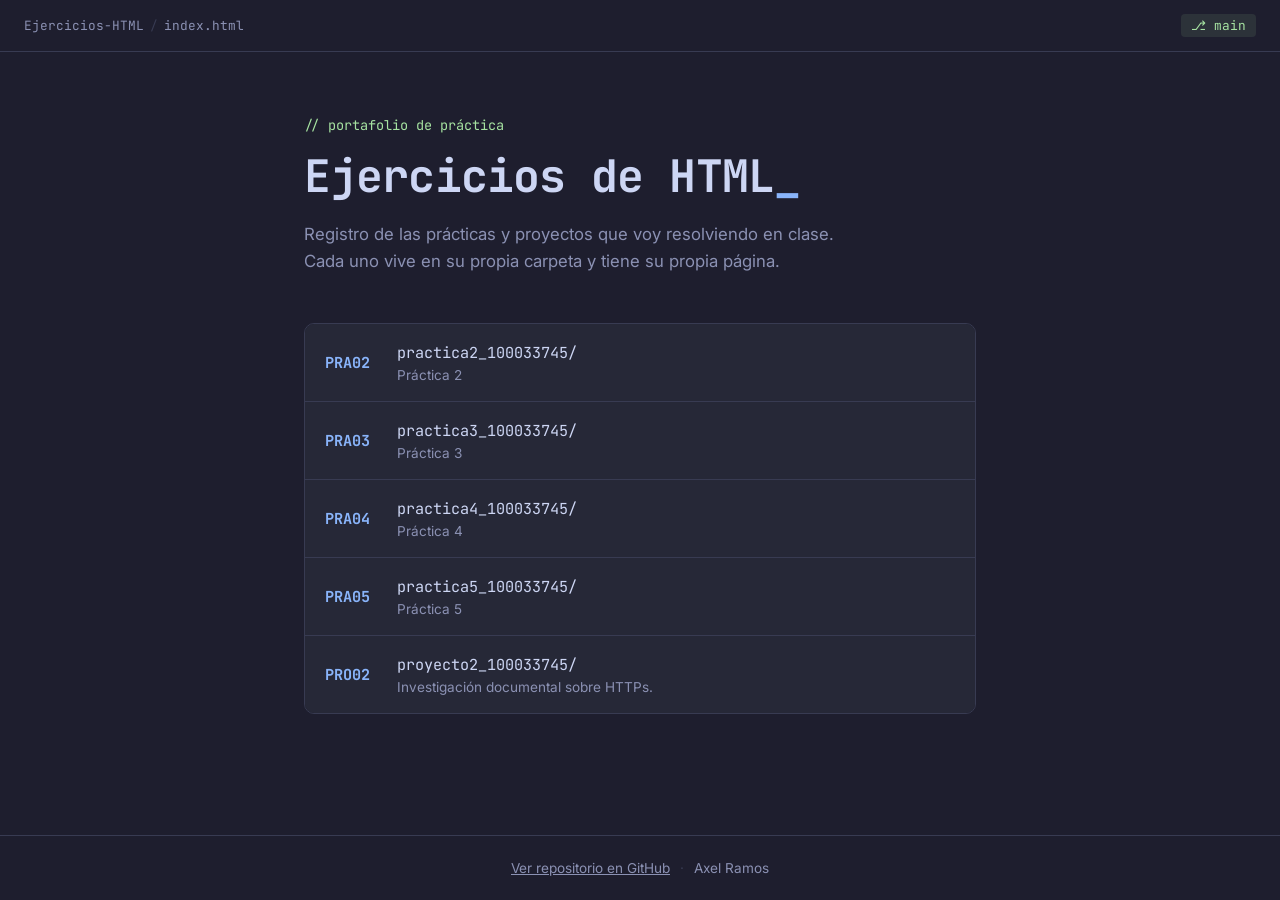
<file: index.html>
<!DOCTYPE html>
<html lang="es">
<head>
<meta charset="UTF-8">
<meta name="viewport" content="width=device-width, initial-scale=1.0">
<title>Ejercicios de HTML — Axel Ramos</title>
<link rel="preconnect" href="https://fonts.googleapis.com">
<link rel="preconnect" href="https://fonts.gstatic.com" crossorigin>
<link href="https://fonts.googleapis.com/css2?family=JetBrains+Mono:wght@400;500;700&family=Inter:wght@400;500;600&display=swap" rel="stylesheet">
<style>
  :root {
    --bg: #1e1e2e;
    --surface: #262837;
    --surface-hover: #2c2f42;
    --border: #383b52;
    --text: #cdd6f4;
    --text-muted: #8b91b3;
    --accent-blue: #89b4fa;
    --accent-green: #a6e3a1;
    --mono: 'JetBrains Mono', 'Courier New', monospace;
    --sans: 'Inter', system-ui, -apple-system, sans-serif;
  }

  * { box-sizing: border-box; }

  body {
    margin: 0;
    background: var(--bg);
    color: var(--text);
    font-family: var(--sans);
    min-height: 100vh;
    display: flex;
    flex-direction: column;
  }

  /* Barra superior estilo editor de código */
  .topbar {
    display: flex;
    justify-content: space-between;
    align-items: center;
    padding: 14px 24px;
    border-bottom: 1px solid var(--border);
    font-family: var(--mono);
    font-size: 0.8rem;
    color: var(--text-muted);
  }

  .topbar__path .topbar__sep { color: var(--border); margin: 0 6px; }

  .topbar__branch {
    color: var(--accent-green);
    background: rgba(166, 227, 161, 0.1);
    padding: 3px 10px;
    border-radius: 4px;
  }

  main {
    flex: 1;
    max-width: 720px;
    width: 100%;
    margin: 0 auto;
    padding: 64px 24px 40px;
  }

  .hero__eyebrow {
    font-family: var(--mono);
    color: var(--accent-green);
    font-size: 0.85rem;
    margin: 0 0 12px;
  }

  .hero__title {
    font-family: var(--mono);
    font-weight: 700;
    font-size: clamp(2rem, 6vw, 2.8rem);
    margin: 0 0 16px;
    letter-spacing: -0.02em;
  }

  .cursor {
    color: var(--accent-blue);
    animation: blink 1.1s steps(1) infinite;
  }

  @keyframes blink {
    50% { opacity: 0; }
  }

  .hero__subtitle {
    color: var(--text-muted);
    font-size: 1.05rem;
    line-height: 1.6;
    max-width: 52ch;
    margin: 0 0 48px;
  }

  .tasks__list {
    list-style: none;
    margin: 0;
    padding: 0;
    border: 1px solid var(--border);
    border-radius: 10px;
    overflow: hidden;
  }

  .task + .task { border-top: 1px solid var(--border); }

  .task__link {
    display: flex;
    align-items: center;
    gap: 18px;
    padding: 18px 20px;
    text-decoration: none;
    color: var(--text);
    background: var(--surface);
    transition: background 0.15s ease;
  }

  .task__link:hover,
  .task__link:focus-visible {
    background: var(--surface-hover);
  }

  .task__link:focus-visible {
    outline: 2px solid var(--accent-blue);
    outline-offset: -2px;
  }

  .task__index {
    font-family: var(--mono);
    font-weight: 700;
    font-size: 0.95rem;
    color: var(--accent-blue);
    min-width: 54px;
  }

  .task__body {
    display: flex;
    flex-direction: column;
    gap: 4px;
    flex: 1;
  }

  .task__label {
    font-family: var(--mono);
    font-size: 0.95rem;
    color: var(--text);
  }

  .task__desc {
    font-size: 0.85rem;
    color: var(--text-muted);
  }

  .task__go {
    font-family: var(--mono);
    font-size: 0.8rem;
    color: var(--accent-green);
    opacity: 0;
    transform: translateX(-4px);
    transition: opacity 0.15s ease, transform 0.15s ease;
    white-space: nowrap;
  }

  .task__link:hover .task__go,
  .task__link:focus-visible .task__go {
    opacity: 1;
    transform: translateX(0);
  }

  .footer {
    display: flex;
    justify-content: center;
    gap: 10px;
    align-items: center;
    padding: 24px;
    font-size: 0.85rem;
    color: var(--text-muted);
    border-top: 1px solid var(--border);
  }

  .footer__link { color: var(--text-muted); }
  .footer__link:hover { color: var(--accent-blue); }
  .footer__dot { color: var(--border); }

  @media (prefers-reduced-motion: reduce) {
    .cursor { animation: none; }
  }

  @media (max-width: 480px) {
    .topbar { font-size: 0.7rem; padding: 12px 16px; }
    main { padding: 40px 16px 32px; }
    .task__link { padding: 14px 16px; gap: 12px; }
    .task__go { display: none; }
  }
</style>
</head>
<body>

<header class="topbar">
  <span class="topbar__path">Ejercicios-HTML<span class="topbar__sep">/</span>index.html</span>
  <span class="topbar__branch">⎇ main</span>
</header>

<main>
  <section class="hero">
    <p class="hero__eyebrow">// portafolio de práctica</p>
    <h1 class="hero__title">Ejercicios de HTML<span class="cursor">_</span></h1>
    <p class="hero__subtitle">
      Registro de las prácticas y proyectos que voy resolviendo en clase. Cada uno vive en su propia carpeta y tiene su propia página.
    </p>
  </section>

  <section class="tasks" aria-label="Lista de prácticas y proyectos">
    <!-- Este bloque se genera automáticamente con scripts/generate-index.js. No lo edites a mano: se sobreescribe con cada push. -->
    <ol class="tasks__list">
      <!-- PRACTICAS:START -->
      <li class="task">
        <a class="task__link" href="practica2_100033745/">
          <span class="task__index">PRA02</span>
          <span class="task__body">
            <span class="task__label">practica2_100033745/</span>
            <span class="task__desc">Práctica 2</span>
          </span>
          <span class="task__go">abrir →</span>
        </a>
      </li>
      <li class="task">
        <a class="task__link" href="practica3_100033745/">
          <span class="task__index">PRA03</span>
          <span class="task__body">
            <span class="task__label">practica3_100033745/</span>
            <span class="task__desc">Práctica 3</span>
          </span>
          <span class="task__go">abrir →</span>
        </a>
      </li>
      <li class="task">
        <a class="task__link" href="practica4_100033745/">
          <span class="task__index">PRA04</span>
          <span class="task__body">
            <span class="task__label">practica4_100033745/</span>
            <span class="task__desc">Práctica 4</span>
          </span>
          <span class="task__go">abrir →</span>
        </a>
      </li>
      <li class="task">
        <a class="task__link" href="practica5_100033745/">
          <span class="task__index">PRA05</span>
          <span class="task__body">
            <span class="task__label">practica5_100033745/</span>
            <span class="task__desc">Práctica 5</span>
          </span>
          <span class="task__go">abrir →</span>
        </a>
      </li>
      <li class="task">
        <a class="task__link" href="proyecto2_100033745/">
          <span class="task__index">PRO02</span>
          <span class="task__body">
            <span class="task__label">proyecto2_100033745/</span>
            <span class="task__desc">Investigación documental sobre HTTPs.</span>
          </span>
          <span class="task__go">abrir →</span>
        </a>
      </li>
<!-- PRACTICAS:END -->
    </ol>
  </section>
</main>

<footer class="footer">
  <a class="footer__link" href="https://github.com/axelramos54/Ejercicios-HTML">Ver repositorio en GitHub</a>
  <span class="footer__dot">·</span>
  <span>Axel Ramos</span>
</footer>

</body>
</html>
</file>
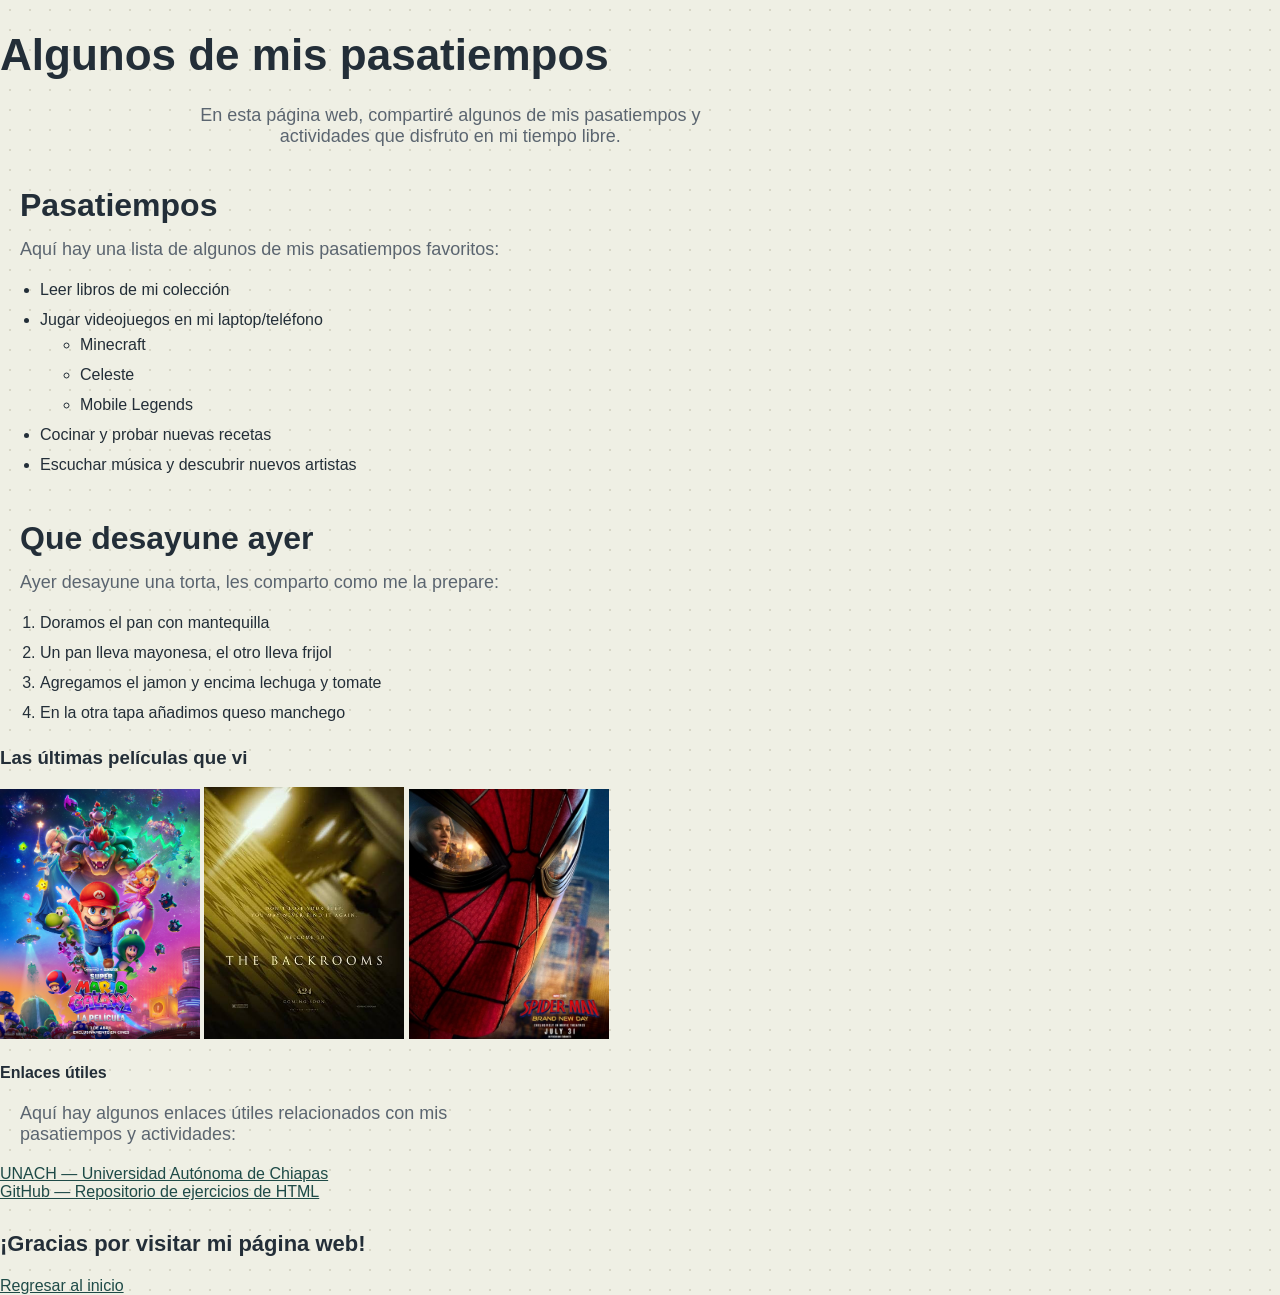
<file: practica2_100033745/index.html>
<!DOCTYPE html>
<html lang="en">
<head>
    <!-- Enlace a otro archivo CSS/ Establece el estilo de la página -->
    <link rel="stylesheet" href="styles.css">

    <!-- Enlace a otro archivo /Establece el icono de la página -->
    <link rel="icon" href="favicon.ico">

    <meta charset="UTF-8">
    <meta name="viewport" content="width=device-width, initial-scale=1.0">

    <!-- Título de la página -->
    <title class="text">Práctica 2 - Listas imágenes e hipervínculos en HTML</title>
</head>

<!-- Contenido de la página -->
<body>
    <!-- Encabezado de la página -->
    <h1 class="text" id="inicio">Algunos de mis pasatiempos</h1>
    <p class="text">En esta página web, compartiré algunos de mis pasatiempos y actividades que disfruto en mi tiempo libre.</p>

    <!-- Sección de pasatiempos -->
    <h2 class="text">Pasatiempos</h2>
    <p class="text">Aquí hay una lista de algunos de mis pasatiempos favoritos:</p>
    
    <!-- Lista desordenada -->
    <ul>
        <li>Leer libros de mi colección</li>
        <li>Jugar videojuegos en mi laptop/teléfono</li>
            
            <!-- Lista anidada -->
            <ul>
                <li>Minecraft</li>
                <li>Celeste</li>
                <li>Mobile Legends</li>
            </ul>

        <li>Cocinar y probar nuevas recetas</li>
        <li>Escuchar música y descubrir nuevos artistas</li>
    </ul>

    <!-- Sección h2-->
    <h2 class="text">Que desayune ayer</h2>
    <p class="text">Ayer desayune una torta, les comparto como me la prepare:</p>
    
    <!-- Lista ordenada -->
    <ol>
        <li>Doramos el pan con mantequilla</li>
        <li>Un pan lleva mayonesa, el otro lleva frijol</li>
        <li>Agregamos el jamon y encima lechuga y tomate</li>
        <li>En la otra tapa añadimos queso manchego</li>
    </ol>
     
    <h3 class="text">Las últimas películas que vi</h3>
    
        <img src="imagenes/Super mario galaxy.jpg" alt="Pelicula 1" width="200">
    
        <img src="imagenes/backrooms.jpg" alt="Pelicula 2" width="200">

        <a href="https://cinepolis.com/mx/detalle?movie=spider-man-un-nuevo-dia" target="_blank"> 
            <img src="imagenes/Spiderman brand new day.jpg" alt="Pelicula 3" width="200"> 
        </a>


    <h4 class="text">Enlaces útiles</h4>
        <p class="text">Aquí hay algunos enlaces útiles relacionados con mis pasatiempos y actividades:</p>
        <a href="https://www.unach.mx" target="_blank">
            UNACH — Universidad Autónoma de Chiapas
        </a> <br>

        <a href="https://github.com/axelramos54/Ejercicios-HTML" target="_blank">
            GitHub — Repositorio de ejercicios de HTML
        </a> <br>

        <h5 class="text">¡Gracias por visitar mi página web!</h5>
        <a href="#inicio" class="links">Regresar al inicio</a>
</body>
</html>
</file>
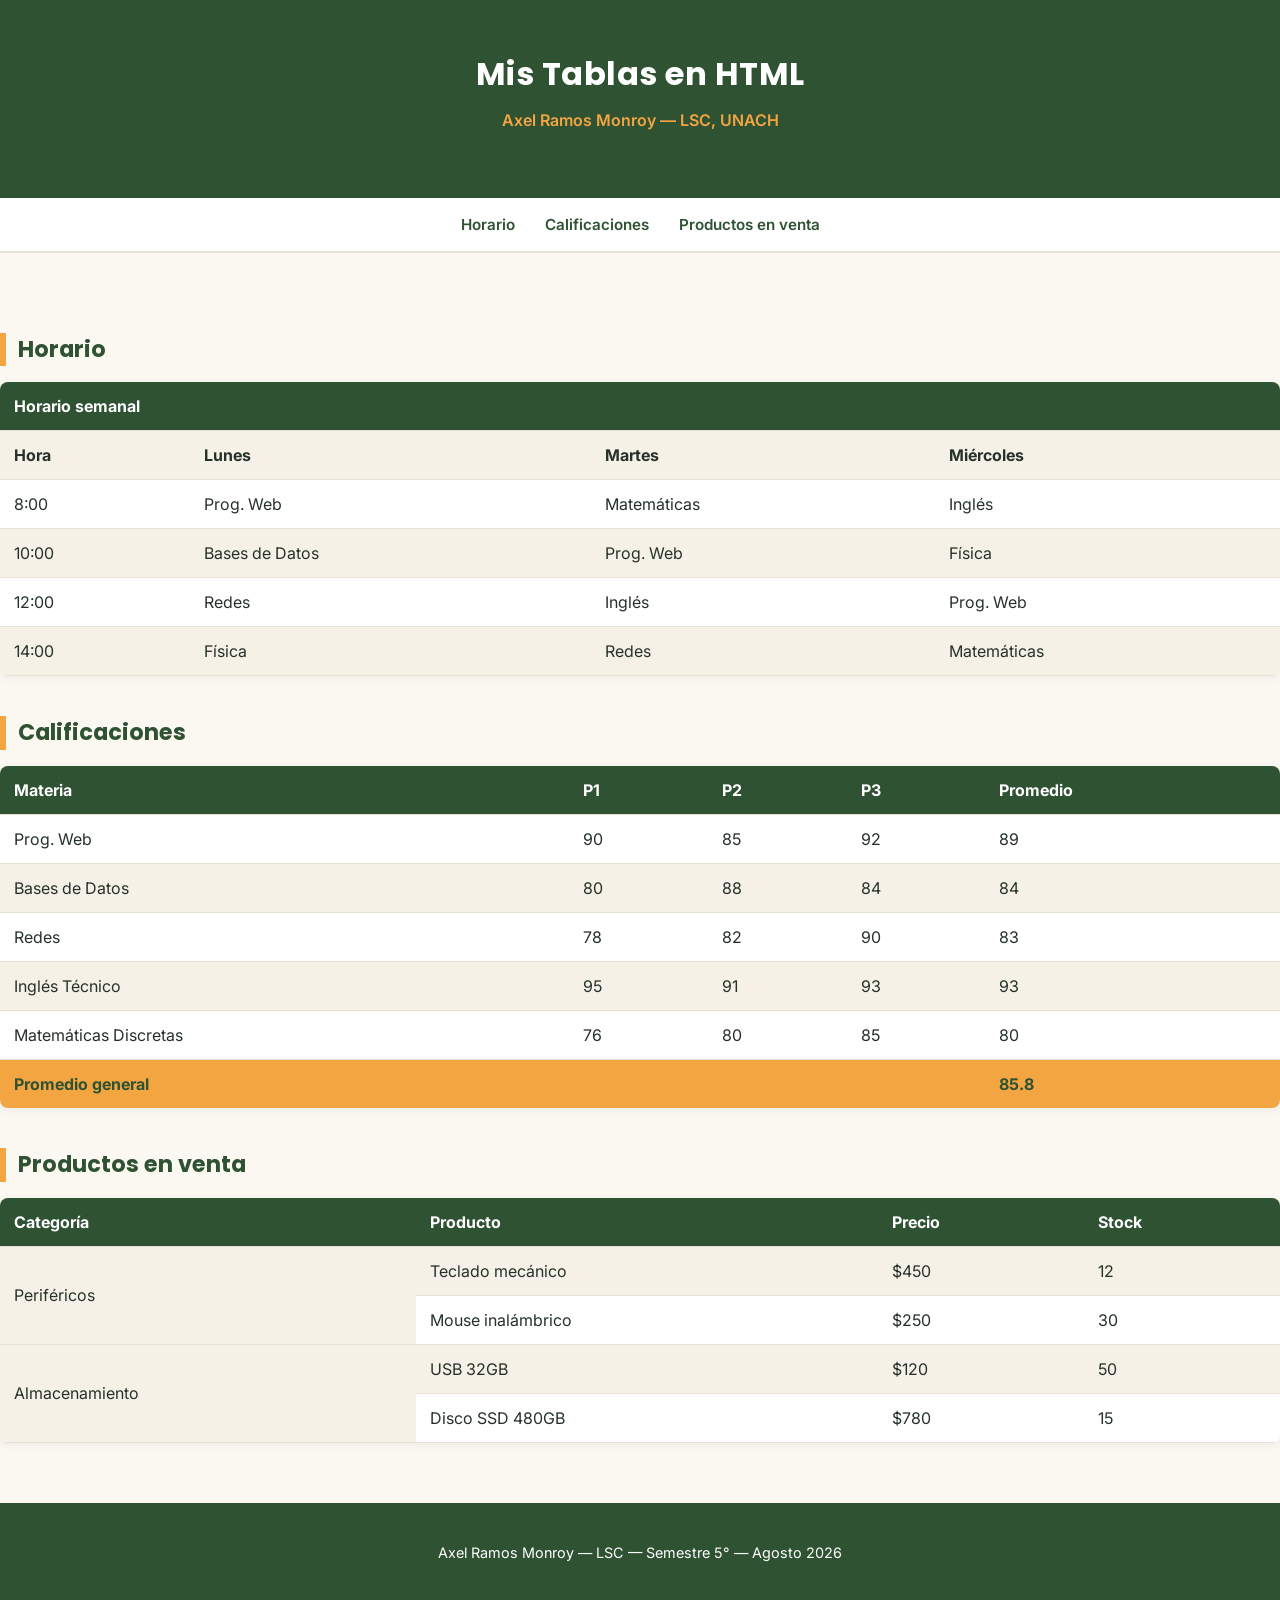
<file: practica3_100033745/index.html>
<!DOCTYPE html>
<html lang="en">

<head>

    <!-- Enlace a otro archivo CSS/ Establece el estilo de la página -->
    <link rel="stylesheet" href="styles.css">

    <!-- Enlace a la fuentes de Google Fonts -->
    <link rel="preconnect" href="https://fonts.googleapis.com">

    <!-- Enlace a la fuente Poppins y la fuente Inter desde Google Fonts -->
    <link
        href="https://fonts.googleapis.com/css2?family=Poppins:wght@600;700&family=Inter:wght@400;500;600&display=swap"
        rel="stylesheet">

    <!-- Define la codificación de caracteres del documento -->
    <meta charset="UTF-8">
    <!-- Configura la vista para que la página sea responsiva en dispositivos móviles -->
    <meta name="viewport" content="width=device-width, initial-scale=1.0">

    <!-- Título de la página -->
    <title>Practica 3 - Tablas y Div en HTML</title>
</head>

<!-- Cuerpo del documento -->

<body>

    <!-- Encabezado de la página -->
    <div id="encabezado">
        <h1>Mis Tablas en HTML</h1>
        <p>Axel Ramos Monroy — LSC, UNACH</p>
    </div>


    <!-- Barra de navegación -->
    <div id="navegacion">
        <!-- Lista de enlaces que llevan a cada tabla mediante anclas (#id) -->
        <ul>
            <li><a href="#horario">Horario</a></li>
            <li><a href="#calificaciones">Calificaciones</a></li>
            <li><a href="#productos">Productos en venta</a></li>
        </ul>
    </div>

    <!-- div para las tablas -->
    <div id="tablas">

        <!-- Tabla 1: Horario -->
        <h2 id="horario">Horario</h2>
        <table border="0">
            <!-- Fila con el título general de la tabla, ocupa las 4 columnas -->
            <tr>
                <th colspan="4">Horario semanal</th>
            </tr>
            <!-- Fila de encabezados: hora y días de la semana -->
            <tr>
                <th>Hora</th>
                <th>Lunes</th>
                <th>Martes</th>
                <th>Miércoles</th>
            </tr>
            <!-- Fila con las materias del bloque de las 8:00 -->
            <tr>
                <td>8:00</td>
                <td>Prog. Web</td>
                <td>Matemáticas</td>
                <td>Inglés</td>
            </tr>
            <!-- Fila con las materias del bloque de las 10:00 -->
            <tr>
                <td>10:00</td>
                <td>Bases de Datos</td>
                <td>Prog. Web</td>
                <td>Física</td>
            </tr>
            <!-- Fila con las materias del bloque de las 12:00 -->
            <tr>
                <td>12:00</td>
                <td>Redes</td>
                <td>Inglés</td>
                <td>Prog. Web</td>
            </tr>
            <!-- Fila con las materias del bloque de las 14:00 -->
            <tr>
                <td>14:00</td>
                <td>Física</td>
                <td>Redes</td>
                <td>Matemáticas</td>
            </tr>
        </table>

        <!-- Tabla 2: Calificaciones (usa thead, tbody, tfoot con colspan) -->
        <h2 id="calificaciones">Calificaciones</h2>
        <table border="0">
            <!-- Encabezado de la tabla: nombres de las columnas -->
            <thead>
                <tr>
                    <th>Materia</th>
                    <th>P1</th>
                    <th>P2</th>
                    <th>P3</th>
                    <th>Promedio</th>
                </tr>
            </thead>
            <!-- Cuerpo de la tabla: calificaciones por materia y parcial -->
            <tbody>
                <tr>
                    <td>Prog. Web</td>
                    <td>90</td>
                    <td>85</td>
                    <td>92</td>
                    <td>89</td>
                </tr>
                <tr>
                    <td>Bases de Datos</td>
                    <td>80</td>
                    <td>88</td>
                    <td>84</td>
                    <td>84</td>
                </tr>
                <tr>
                    <td>Redes</td>
                    <td>78</td>
                    <td>82</td>
                    <td>90</td>
                    <td>83</td>
                </tr>
                <tr>
                    <td>Inglés Técnico</td>
                    <td>95</td>
                    <td>91</td>
                    <td>93</td>
                    <td>93</td>
                </tr>
                <tr>
                    <td>Matemáticas Discretas</td>
                    <td>76</td>
                    <td>80</td>
                    <td>85</td>
                    <td>80</td>
                </tr>
            </tbody>
            <!-- Pie de la tabla: promedio general; la celda usa colspan para abarcar las primeras 4 columnas -->
            <tfoot>
                <tr>
                    <td colspan="4">Promedio general</td>
                    <td>85.8</td>
                </tr>
            </tfoot>
        </table>

        <!-- Tabla 3: Productos en venta (usa rowspan) -->
        <h2 id="productos">Productos en venta</h2>
        <table border="0">
            <!-- Fila de encabezados de la tabla de productos -->
            <tr>
                <th>Categoría</th>
                <th>Producto</th>
                <th>Precio</th>
                <th>Stock</th>
            </tr>
            <!-- Categoría "Periféricos": la celda usa rowspan para unir estas 2 filas -->
            <tr>
                <td rowspan="2">Periféricos</td>
                <td>Teclado mecánico</td>
                <td>$450</td>
                <td>12</td>
            </tr>
            <tr>
                <td>Mouse inalámbrico</td>
                <td>$250</td>
                <td>30</td>
            </tr>
            <!-- Categoría "Almacenamiento": la celda usa rowspan para unir estas 2 filas -->
            <tr>
                <td rowspan="2">Almacenamiento</td>
                <td>USB 32GB</td>
                <td>$120</td>
                <td>50</td>
            </tr>
            <tr>
                <td>Disco SSD 480GB</td>
                <td>$780</td>
                <td>15</td>
            </tr>
        </table>

    </div>

    <!-- div del pie de página -->
    <div id="pie">
        <p>Axel Ramos Monroy — LSC — Semestre 5° — Agosto 2026</p>
    </div>

</body>

</html>
</file>
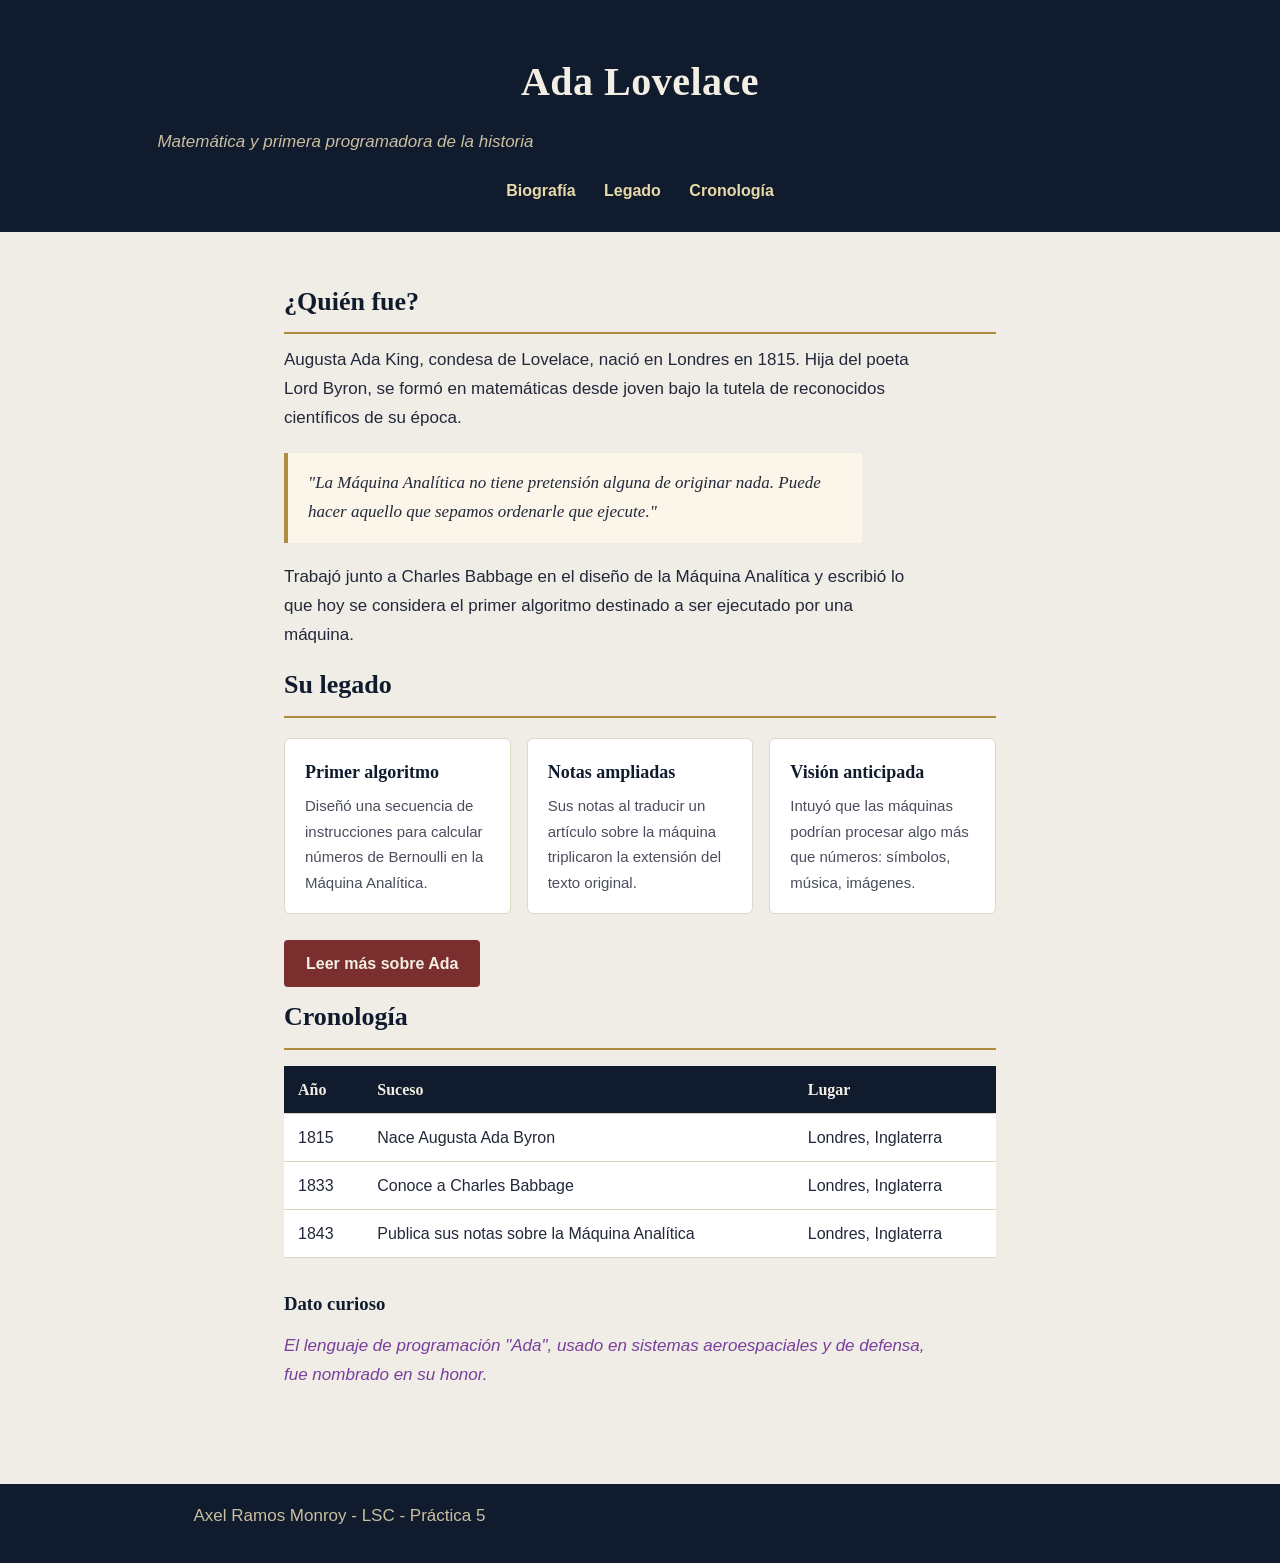
<file: practica5_100033745/index.html>
<!DOCTYPE html>
<html lang="en">

<head>
    <meta charset="UTF-8">
    <meta name="viewport" content="width=device-width, initial-scale=1.0">
    <title>Práctica 5 - Introducción a CSS</title>
    <link rel="stylesheet" href="styles.css">
    <style>
        /* CSS interno para demostrar la cascada y la especificidad */
        p {
            font-size: 17px;
        }
    </style>
</head>

<body>

    <!-- HEADER con id único: estilo exclusivo mediante #encabezado -->
    <header id="encabezado">
        <h1>Ada Lovelace</h1>
        <p class="tagline">Matemática y primera programadora de la historia</p>
        <nav>
            <a href="#biografia">Biografía</a>
            <a href="#legado">Legado</a>
            <a href="#cronologia">Cronología</a>
        </nav>
    </header>

    <main>
        <section id="biografia">
            <h2>¿Quién fue?</h2>
            <p>Augusta Ada King, condesa de Lovelace, nació en Londres en 1815. Hija del poeta Lord Byron, se formó en
                matemáticas desde joven bajo la tutela de reconocidos científicos de su época.</p>

            <!-- Selector de clase: párrafo destacado dentro del flujo de texto -->
            <p class="destacado">"La Máquina Analítica no tiene pretensión alguna de originar nada. Puede hacer aquello
                que sepamos ordenarle que ejecute."</p>

            <p>Trabajó junto a Charles Babbage en el diseño de la Máquina Analítica y escribió lo que hoy se considera
                el primer algoritmo destinado a ser ejecutado por una máquina.</p>
        </section>

        <section id="legado">
            <h2>Su legado</h2>
            <ul>
                <li class="tarjeta">
                    <h3>Primer algoritmo</h3>
                    <p>Diseñó una secuencia de instrucciones para calcular números de Bernoulli en la Máquina Analítica.
                    </p>
                </li>
                <li class="tarjeta">
                    <h3>Notas ampliadas</h3>
                    <p>Sus notas al traducir un artículo sobre la máquina triplicaron la extensión del texto original.
                    </p>
                </li>
                <li class="tarjeta">
                    <h3>Visión anticipada</h3>
                    <p>Intuyó que las máquinas podrían procesar algo más que números: símbolos, música, imágenes.</p>
                </li>
            </ul>

            <a class="boton-enlace" href="https://es.wikipedia.org/wiki/Ada_Lovelace" target="_blank"
                rel="noopener">Leer más sobre Ada</a>
        </section>

        <section id="cronologia">
            <h2>Cronología</h2>
            <table>
                <thead>
                    <tr>
                        <th>Año</th>
                        <th>Suceso</th>
                        <th>Lugar</th>
                    </tr>
                </thead>
                <tbody>
                    <tr>
                        <td>1815</td>
                        <td>Nace Augusta Ada Byron</td>
                        <td>Londres, Inglaterra</td>
                    </tr>
                    <tr>
                        <td>1833</td>
                        <td>Conoce a Charles Babbage</td>
                        <td>Londres, Inglaterra</td>
                    </tr>
                    <tr>
                        <td>1843</td>
                        <td>Publica sus notas sobre la Máquina Analítica</td>
                        <td>Londres, Inglaterra</td>
                    </tr>
                </tbody>
            </table>
        </section>

        <aside>
            <h3>Dato curioso</h3>
            <!-- 3) CSS EN LÍNEA: especificidad máxima (1,0,0,0). -->
            <p style="color:#7A3E9D; font-style:italic;">
                El lenguaje de programación "Ada", usado en sistemas aeroespaciales y de defensa, fue nombrado en su
                honor.
            </p>
        </aside>
    </main>

    <!-- FOOTER con id único: estilo exclusivo mediante #pie -->
    <footer id="pie">
        <p>Axel Ramos Monroy - LSC - Práctica 5</p>
    </footer>


</body>

</html>
</file>
<file: practica2_100033745/styles.css>
/* Estilos CSS para la página web */

/* Variables de colores */
:root{
    --color-fondo: #EFEFE4;
    --color-texto: #232E38;
    --color-subtitulos: #5B6570;
    --color-links: #1E4A47;
    --color-links-acentuados: #5C231C;
    --color-borde: #D8D6C6;
}

/* Bordes y tipografía para todos los elementos */
*{
    box-sizing: border-box;
    font-family: 'Arial', sans-serif;
}

/* Estilos generales del cuerpo de la página */
body{
    /* Elimina el margen predeterminado */
    margin:0%;
    /* Establece el color de fondo */
    background-color: var(--color-fondo);
    /* Establece un patrón de fondo con un gradiente radial */
    background-image: radial-gradient(var(--color-borde) 1px, transparent 1px);
    /* Define el tamaño del patrón de fondo */
    background-size: 20px 20px;
    /* Establece el color del texto */
    color: var(--color-texto);
}

.text{
    display: flex;
}

/* Estilos para los enlaces */
a{
    color: var(--color-links);
}

/* Estilos para los enlaces al pasar el mouse por encima */
a:hover{
    color: var(--color-links-acentuados);
}

/* Estilos para los encabezados h1 */
h1{
    /* Establece el tipo de letra */
    font-family: 'Arial', sans-serif;
    /* Establece la alineación del texto */
    text-align: center;
    /* Establece el tamaño del texto */
    font-size: 44px;
    /* Establece el peso del texto */
    font-weight: 600;
    /* Establece el margen del texto */
    margin: 30px 0 20px;
    /* Establece el color del texto */
    color: var(--color-texto);
}

p{
    /* Establece la alineación del texto */
    text-align: center;
    /* Establece el tamaño del texto */
    font-size: 18px;
    /* Establece el ancho máximo del párrafo */
    max-width: 50ch;
    /* Establece el margen del texto */
    margin: 25px 200px 20px;
    /* Establece el color del texto */
    color: var(--color-subtitulos);
}

/* Estilos para los encabezados h2 */
h2{
    /* Establece la alineación del texto */
    text-align: left;
    /* Establece el tamaño del texto */
    font-size: 32px;
    /* Establece el peso del texto */
    font-weight: 600;
    /* Establece el margen del texto */
    margin: 40px 60px 15px 20px;
    /* Establece el color del texto */
    color: var(--color-texto);
}

/* Estilos para los párrafos que siguen a los encabezados h2 */
h2 + p{
    /* Establece la alineación del texto */
    text-align: left;
    /* Establece el tamaño del texto */
    font-size: 18px;
    /* Establece el ancho máximo del párrafo */
    max-width: 50ch;
    /* Establece el margen del texto */
    margin: 15px 20px 20px;
    /* Establece el color del texto */
    color: var(--color-subtitulos);
}

h3{
    display: flex;
}

h4 + p{
    /* Establece la alineación del texto */
    text-align: left;
    /* Establece el tamaño del texto */
    font-size: 18px;
    /* Establece el ancho máximo del párrafo */
    max-width: 50ch;
    /* Establece el margen del texto */
    margin: 15px 20px 20px;
    /* Establece el color del texto */
    color: var(--color-subtitulos);
}

h5{
    /* Establece el tipo de letra */
    font-family: 'Arial', sans-serif;
    /* Establece la alineación del texto */
    text-align: center;
    /* Establece el tamaño del texto */
    font-size: 22px;
    /* Establece el peso del texto */
    font-weight: 600;
    /* Establece el margen del texto */
    margin: 30px 0 20px;
    /* Establece el color del texto */
    color: var(--color-texto);
}


ul{
    /* Establece el margen del texto */
    margin: -5px 0px 0px 0px;
    /* Establece el color del texto */
    line-height: 30px;
    color: var(--color-texto);
}

ol{
    /* Establece el margen del texto */
    margin: -5px 0px 0px 0px;
    /* Establece el color del texto */
    line-height: 30px;
    color: var(--color-texto);
}



.links{
    color: var(--color-links)
}
</file>
<file: practica3_100033745/styles.css>
/* Estilos CSS para la página web */

/* Variables de colores */
:root {
    --color-fondo: #FBF8F2;
    --verde: #2F5233;
    --mango: #F2A541;
    --texto: #26312A;
    --gris-claro: #E7E1D4;
    --blanco: #FFFFFF;
}

/* Estilos generales del cuerpo del documento */
body {
    margin: 0;
    background: var(--color-fondo);
    color: var(--texto);
    font-family: 'Inter', sans-serif;
    line-height: 1.5;
}
 
/* Tipografía para todos los encabezados (usan la fuente Poppins) */
h1,
h2,
h3 {
    font-family: 'Poppins', sans-serif;
    margin: 0;
}
 
/* Encabezado principal de la página */
#encabezado {
    background: var(--verde);
    color: var(--blanco);
    padding: 50px 20px;
    text-align: center;
}
 
/* Título dentro del encabezado */
#encabezado h1 {
    font-size: 2rem;
    letter-spacing: 0.5px;
}
 
/* Subtítulo dentro del encabezado */
#encabezado p {
    margin-top: 10px;
    color: var(--mango);
    font-weight: 600;
}
 
/* Barra de navegación, fija en la parte superior al hacer scroll */
#navegacion {
    position: sticky;
    top: 0;
    background: var(--blanco);
    border-bottom: 2px solid var(--gris-claro);
    z-index: 10;
}
 
/* Lista de enlaces de navegación, en fila y centrada */
#navegacion ul {
    list-style: none;
    display: flex;
    justify-content: center;
    gap: 30px;
    margin: 0;
    padding: 14px 0;
    flex-wrap: wrap;
}
 
/* Estilo de cada enlace de navegación */
#navegacion a {
    color: var(--verde);
    text-decoration: none;
    font-weight: 600;
    font-size: 0.95rem;
    border-bottom: 2px solid transparent;
    padding-bottom: 4px;
    transition: border-color 0.2s ease;
}
 
/* Efecto al pasar el cursor sobre un enlace de navegación */
#navegacion a:hover {
    border-color: var(--mango);
}
 
/* Contenedor general que agrupa las tablas */
#tablas {
    padding: 40px 0 10px;
}
 
/* Títulos (h2) que anteceden a cada tabla */
#tablas h2 {
    color: var(--verde);
    border-left: 6px solid var(--mango);
    padding-left: 12px;
    margin: 40px 0 16px;
    font-size: 1.4rem;
}
 
/* Estilo base aplicado a todas las tablas */
table {
    width: 100%;
    border-collapse: collapse;
    background: var(--blanco);
    box-shadow: 0 2px 8px rgba(0, 0, 0, 0.06);
    border-radius: 8px;
    overflow: hidden;
}
 
/* Espaciado y alineación de las celdas (encabezado y datos) */
th,
td {
    padding: 12px 14px;
    text-align: left;
    border-bottom: 1px solid var(--gris-claro);
}
 
/* Fondo de las celdas de encabezado: dentro de thead o en la primera fila de las tablas sin thead */
thead th,
tr:first-child th {
    background: var(--verde);
    color: var(--blanco);
}
 
/* Color alterno para las filas pares del cuerpo de la tabla (efecto cebra) */
tbody tr:nth-child(even) {
    background: #F5F1E6;
}
 
/* Resalta la fila del cuerpo de la tabla al pasar el cursor sobre ella */
tbody tr:hover {
    background: #FCE9C7;
}
 
/* Estilo de la fila de pie de tabla (totales/promedios) */
tfoot td {
    background: var(--mango);
    color: var(--verde);
    font-weight: 700;
    border-bottom: none;
}
 
/* Pie de página del sitio */
#pie {
    margin-top: 50px;
    background: var(--verde);
    color: var(--blanco);
    text-align: center;
    padding: 25px 20px;
    font-size: 0.9rem;
}
</file>
<file: practica5_100033745/styles.css>
/* ============================================================
   RESET GLOBAL — selector universal (*)
   ============================================================ */
* {
    margin: 0;
    padding: 0;
    box-sizing: border-box;
}

/* ============================================================
   ESTILOS BASE — selectores de tipo (etiqueta)
   ============================================================ */
body {
    font-family: Arial, Helvetica, sans-serif;
    font-size: 16px;
    line-height: 1.7;
    color: #23283A;
    background-color: #EFEDE6;
}

h1,
h2,
h3 {
    /* selector agrupado */
    font-family: Georgia, 'Times New Roman', serif;
    color: #101B2D;
    margin-bottom: 12px;
}

h2 {
    font-size: 26px;
    border-bottom: 2px solid #B08D3E;
    padding-bottom: 8px;
    margin-top: 8px;
}

p {
    margin-bottom: 14px;
    max-width: 68ch;
}

ul {
    list-style: none;
    display: grid;
    grid-template-columns: repeat(auto-fit, minmax(200px, 1fr));
    gap: 16px;
    margin: 20px 0;
}

a {
    color: #7A2E2E;
    text-decoration: none;
}

a:hover {
    text-decoration: underline;
}

table {
    width: 100%;
    border-collapse: collapse;
    margin: 16px 0 30px;
    background-color: #FFFFFF;
}

th,
td {
    text-align: left;
    padding: 10px 14px;
    border-bottom: 1px solid #D8D3C4;
}

th {
    background-color: #101B2D;
    color: #F2EEE3;
    font-family: Georgia, serif;
}

/* ============================================================
   IDENTIFICADORES (#id) — estilo exclusivo de elementos únicos
   ============================================================ */
#encabezado {
    background-color: #101B2D;
    color: #F2EEE3;
    padding: 48px 24px 28px;
    text-align: center;
}

#encabezado h1 {
    /* selector descendiente */
    color: #F2EEE3;
    font-size: 40px;
    letter-spacing: 0.5px;
}

.tagline {
    color: #C9BFA0;
    font-style: italic;
    margin-bottom: 20px;
}

nav a {
    /* selector descendiente */
    color: #E8D9A8;
    margin: 0 12px;
    font-weight: bold;
    border-bottom: 1px solid transparent;
}

nav a:hover {
    border-bottom: 1px solid #B08D3E;
}

#pie {
    background-color: #101B2D;
    color: #C9BFA0;
    text-align: center;
    padding: 18px;
    margin-top: 40px;
    font-size: 14px;
}

/* ============================================================
   CLASES (.clase) — estilos reutilizables
   ============================================================ */
main {
    max-width: 760px;
    margin: 0 auto;
    padding: 40px 24px;
}

.destacado {
    background-color: #FBF6E9;
    border-left: 4px solid #B08D3E;
    padding: 16px 20px;
    font-style: italic;
    font-family: Georgia, serif;
    margin: 20px 0;
}

.tarjeta {
    background-color: #FFFFFF;
    border: 1px solid #DCD6C4;
    border-radius: 6px;
    padding: 18px 20px;
}

.tarjeta h3 {
    font-size: 18px;
    margin-bottom: 6px;
}

.tarjeta p {
    font-size: 15px;
    color: #4A4E5C;
    margin-bottom: 0;
}

.boton-enlace {
    display: inline-block;
    background-color: #7A2E2E;
    color: #F2EEE3;
    padding: 10px 22px;
    border-radius: 4px;
    font-weight: bold;
    margin-top: 6px;
}

.boton-enlace:hover {
    background-color: #5E2323;
}
</file>
